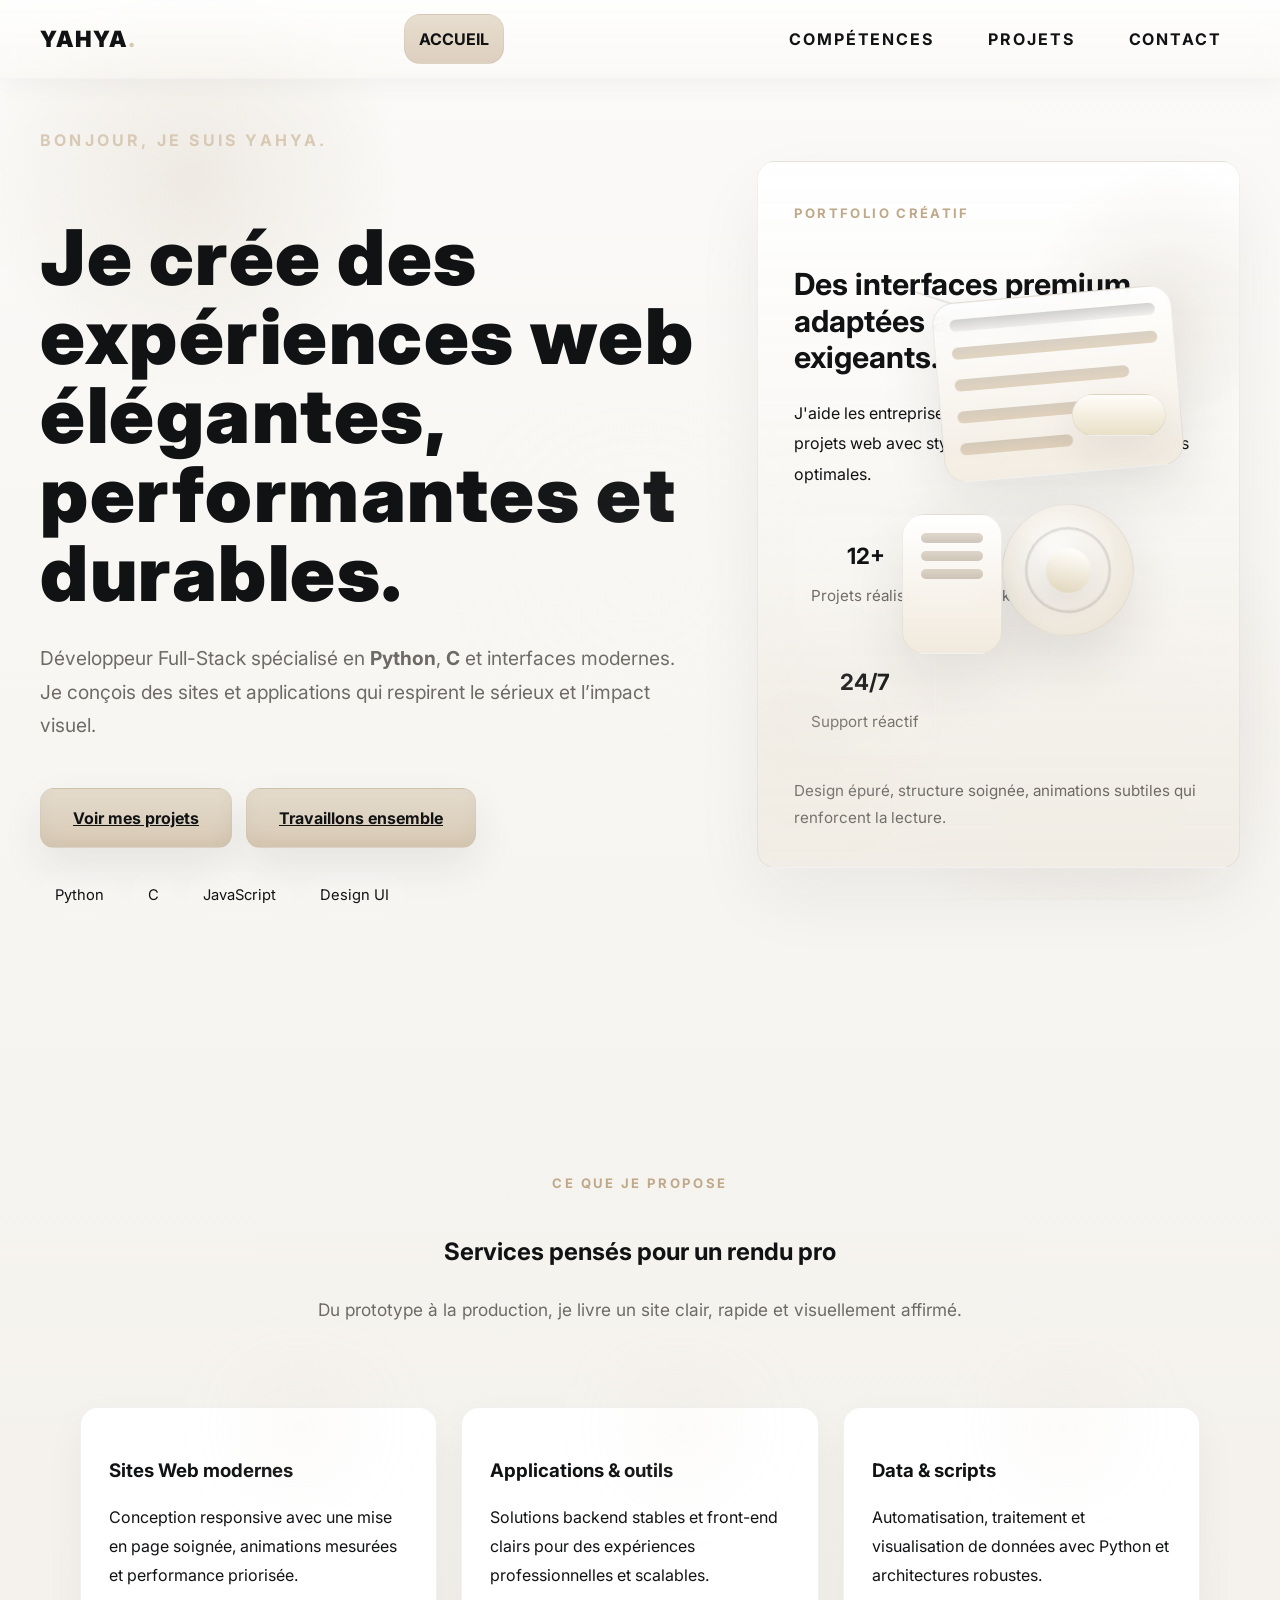
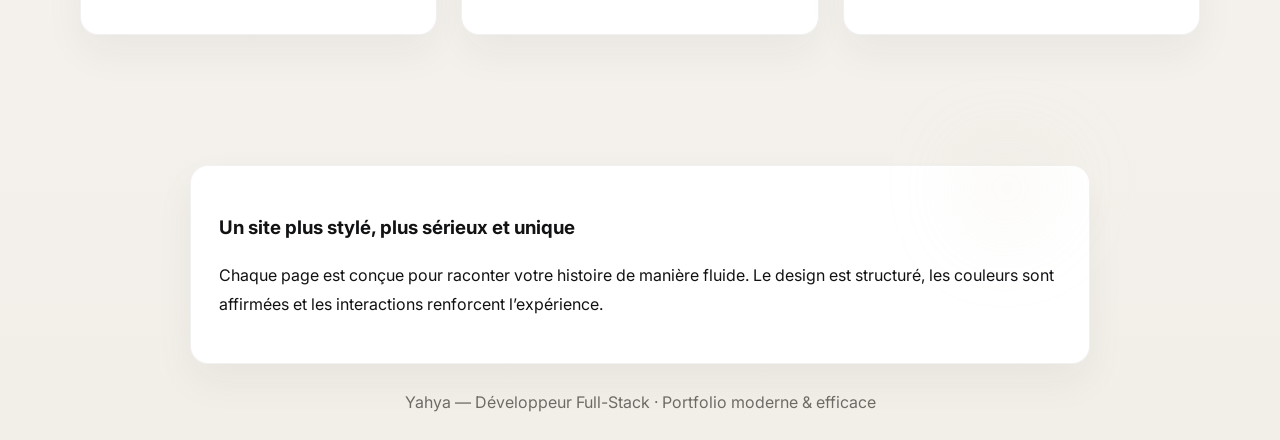
<file: index.html>
<!DOCTYPE html>
<html lang="fr">
<head>
    <meta charset="UTF-8">
    <meta name="viewport" content="width=device-width, initial-scale=1.0">
    <meta name="theme-color" content="#0b1530">
    <meta name="author" content="Yahya">
    <title>Yahya | Développeur Full-Stack</title>
    <meta name="description" content="Portfolio de Yahya, développeur full-stack spécialisé en Python, C et expériences web modernes.">
    <link rel="preconnect" href="https://fonts.googleapis.com">
    <link rel="preconnect" href="https://fonts.gstatic.com" crossorigin>
    <link href="https://fonts.googleapis.com/css2?family=Inter:wght@400;600;700;800&display=swap" rel="stylesheet">
    <link rel="stylesheet" href="style.css">
    <script src="script.js" defer></script>
</head>
<body class="page page-home">
    <div class="page-loader"></div>
    <header class="header">
        <nav class="navbar">
            <a href="index.html" class="brand">Yahya<span>.</span></a>
            <div class="nav-main">
                <a href="index.html" class="nav-home">Accueil</a>
                <button class="nav-toggle" aria-expanded="false" aria-controls="mobile-menu">Menu</button>
            </div>
            <div class="nav-links" id="mobile-menu">
                <a href="competences.html">Compétences</a>
                <a href="projet.html">Projets</a>
                <a href="contact.html">Contact</a>
            </div>
        </nav>
    </header>

    <main>
        <section class="hero-section">
            <div class="hero-grid">
                <div class="hero-copy reveal">
                    <p class="hero-tagline" data-text="Bonjour, je suis Yahya.">Bonjour, je suis Yahya.</p>
                    <h1 class="hero-title">Je crée des expériences web élégantes, performantes et durables.</h1>
                    <p class="hero-description">Développeur Full-Stack spécialisé en <strong>Python</strong>, <strong>C</strong> et interfaces modernes. Je conçois des sites et applications qui respirent le sérieux et l’impact visuel.</p>
                    <div class="hero-actions">
                        <a href="projet.html" class="btn-primary">Voir mes projets</a>
                        <a href="contact.html" class="btn-primary">Travaillons ensemble</a>
                    </div>
                    <div class="hero-badges">
                        <span>Python</span>
                        <span>C</span>
                        <span>JavaScript</span>
                        <span>Design UI</span>
                    </div>
                </div>
                <aside class="hero-panel reveal">
                    <div class="hero-panel-header">
                        <span class="panel-eyebrow">Portfolio Créatif</span>
                        <h2>Des interfaces premium adaptées aux clients exigeants.</h2>
                    </div>
                    <p class="panel-text">J'aide les entreprises et indépendants à délivrer des projets web avec style, organisation et performances optimales.</p>
                    <div class="panel-stats">
                        <div>
                            <strong>12+</strong>
                            <span>Projets réalisés</span>
                        </div>
                        <div>
                            <strong>3</strong>
                            <span>Stack maîtrisée</span>
                        </div>
                        <div>
                            <strong>24/7</strong>
                            <span>Support réactif</span>
                        </div>
                    </div>
                    <div class="panel-note">Design épuré, structure soignée, animations subtiles qui renforcent la lecture.</div>
                </aside>
            </div>
            <div class="hero-blob">
                <div class="sphere s1"></div>
                <div class="sphere s2"></div>
                <div class="sphere s3"></div>
                <div class="sphere s4"></div>
            </div>
            <div class="hero-figures" aria-hidden="true">
                <div class="hero-figure-line line-a"></div>
                <div class="hero-figure-line line-b"></div>
                <div class="figure figure-panel">
                    <div class="panel-top"></div>
                    <div class="panel-body">
                        <span></span>
                        <span></span>
                        <span></span>
                        <span></span>
                    </div>
                </div>
                <div class="figure figure-core">
                    <div class="core-ring"></div>
                    <div class="core-center"></div>
                </div>
                <div class="figure figure-code">
                    <div class="code-block">
                        <div></div>
                        <div></div>
                        <div></div>
                    </div>
                </div>
                <div class="figure figure-pill"></div>
            </div>
        </section>

        <section class="services-section">
            <div class="section-intro reveal">
                <p class="section-label">Ce que je propose</p>
                <h2>Services pensés pour un rendu pro</h2>
                <p class="section-description">Du prototype à la production, je livre un site clair, rapide et visuellement affirmé.</p>
            </div>
            <div class="services-grid">
                <article class="service-card reveal">
                    <h3>Sites Web modernes</h3>
                    <p>Conception responsive avec une mise en page soignée, animations mesurées et performance priorisée.</p>
                </article>
                <article class="service-card reveal">
                    <h3>Applications & outils</h3>
                    <p>Solutions backend stables et front-end clairs pour des expériences professionnelles et scalables.</p>
                </article>
                <article class="service-card reveal">
                    <h3>Data & scripts</h3>
                    <p>Automatisation, traitement et visualisation de données avec Python et architectures robustes.</p>
                </article>
            </div>
        </section>

        <section class="impact-section reveal">
            <div class="impact-card">
                <h3>Un site plus stylé, plus sérieux et unique</h3>
                <p>Chaque page est conçue pour raconter votre histoire de manière fluide. Le design est structuré, les couleurs sont affirmées et les interactions renforcent l’expérience.</p>
            </div>
        </section>
    </main>

    <footer class="site-footer reveal">
        <p>Yahya — Développeur Full-Stack · Portfolio moderne & efficace</p>
    </footer>
</body>
</html>
</file>
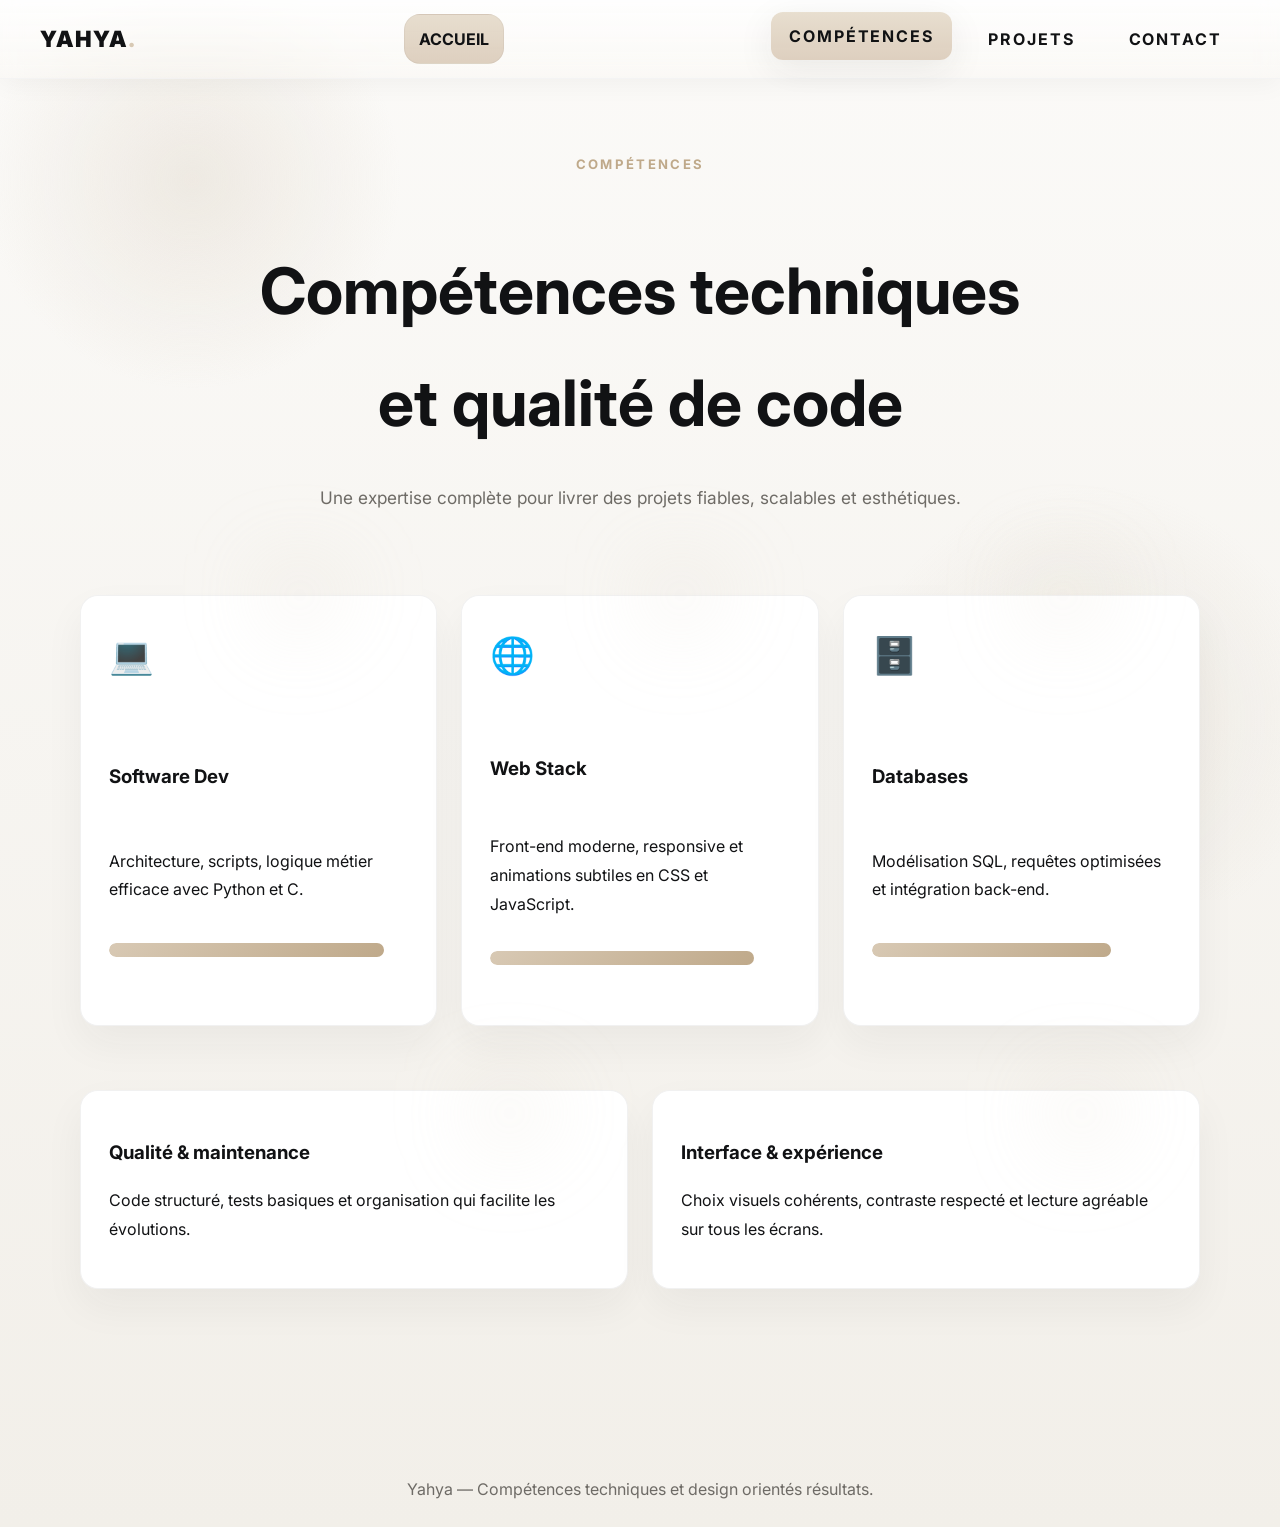
<file: competences.html>
<!DOCTYPE html>
<html lang="fr">
<head>
    <meta charset="UTF-8">
    <meta name="viewport" content="width=device-width, initial-scale=1.0">
    <meta name="theme-color" content="#0b1530">
    <meta name="author" content="Yahya">
    <title>Compétences | Yahya</title>
    <meta name="description" content="Compétences techniques de Yahya : développement back-end, front-end et bases de données.">
    <link rel="preconnect" href="https://fonts.googleapis.com">
    <link rel="preconnect" href="https://fonts.gstatic.com" crossorigin>
    <link href="https://fonts.googleapis.com/css2?family=Inter:wght@400;600;700;800&display=swap" rel="stylesheet">
    <link rel="stylesheet" href="style.css">
    <script src="script.js" defer></script>
</head>
<body class="page page-skills">
    <div class="page-loader"></div>
    <header class="header">
        <nav class="navbar">
            <a href="index.html" class="brand">Yahya<span>.</span></a>
            <div class="nav-main">
                <a href="index.html" class="nav-home">Accueil</a>
                <button class="nav-toggle" aria-expanded="false" aria-controls="mobile-menu">Menu</button>
            </div>
            <div class="nav-links" id="mobile-menu">
                <a href="competences.html">Compétences</a>
                <a href="projet.html">Projets</a>
                <a href="contact.html">Contact</a>
            </div>
        </nav>
    </header>
    <main class="skills-section">
        <div class="page-header reveal">
            <p class="section-label">Compétences</p>
            <h1 class="title">Compétences techniques et qualité de code</h1>
            <p class="page-subtitle">Une expertise complète pour livrer des projets fiables, scalables et esthétiques.</p>
        </div>
        <div class="skill-tabs reveal">
            <article class="skill-card">
                <span class="icon">💻</span>
                <h3>Software Dev</h3>
                <p>Architecture, scripts, logique métier efficace avec Python et C.</p>
                <div class="skill-bar"><span style="width: 92%"></span></div>
            </article>
            <article class="skill-card">
                <span class="icon">🌐</span>
                <h3>Web Stack</h3>
                <p>Front-end moderne, responsive et animations subtiles en CSS et JavaScript.</p>
                <div class="skill-bar"><span style="width: 88%"></span></div>
            </article>
            <article class="skill-card">
                <span class="icon">🗄️</span>
                <h3>Databases</h3>
                <p>Modélisation SQL, requêtes optimisées et intégration back-end.</p>
                <div class="skill-bar"><span style="width: 80%"></span></div>
            </article>
        </div>
        <div class="skill-details reveal">
            <div class="detail-card">
                <h3>Qualité & maintenance</h3>
                <p>Code structuré, tests basiques et organisation qui facilite les évolutions.</p>
            </div>
            <div class="detail-card">
                <h3>Interface & expérience</h3>
                <p>Choix visuels cohérents, contraste respecté et lecture agréable sur tous les écrans.</p>
            </div>
        </div>
    </main>
    <footer class="site-footer reveal">
        <p>Yahya — Compétences techniques et design orientés résultats.</p>
    </footer>
</body>
</html>
</file>
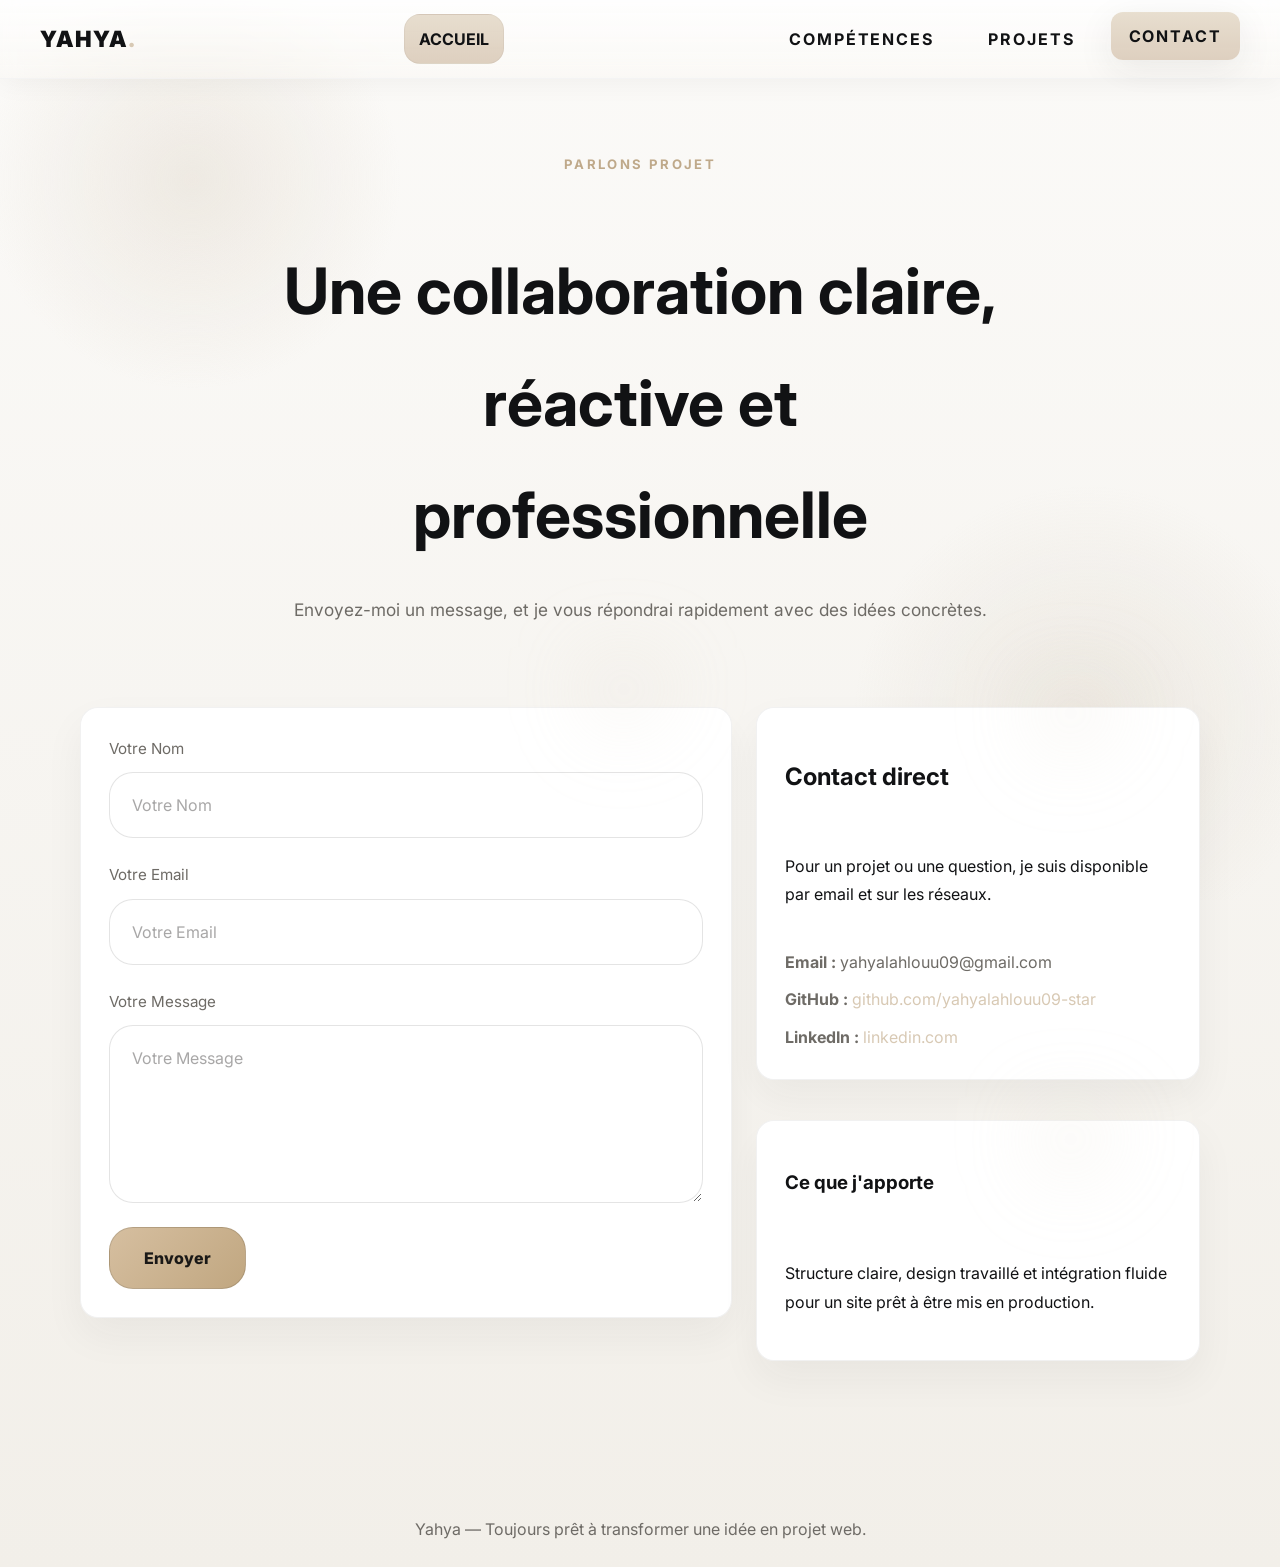
<file: contact.html>
<!DOCTYPE html>
<html lang="fr">
<head>
    <meta charset="UTF-8">
    <meta name="viewport" content="width=device-width, initial-scale=1.0">
    <meta name="theme-color" content="#0b1530">
    <meta name="author" content="Yahya">
    <title>Contact | Yahya</title>
    <meta name="description" content="Contactez Yahya pour collaborer sur votre prochain projet ou poser une question.">
    <link rel="preconnect" href="https://fonts.googleapis.com">
    <link rel="preconnect" href="https://fonts.gstatic.com" crossorigin>
    <link href="https://fonts.googleapis.com/css2?family=Inter:wght@400;600;700;800&display=swap" rel="stylesheet">
    <link rel="stylesheet" href="style.css">
    <script src="script.js" defer></script>
</head>
<body class="page page-contact">
    <div class="page-loader"></div>
    <header class="header">
        <nav class="navbar">
            <a href="index.html" class="brand">Yahya<span>.</span></a>
            <div class="nav-main">
                <a href="index.html" class="nav-home">Accueil</a>
                <button class="nav-toggle" aria-expanded="false" aria-controls="mobile-menu">Menu</button>
            </div>
            <div class="nav-links" id="mobile-menu">
                <a href="competences.html">Compétences</a>
                <a href="projet.html">Projets</a>
                <a href="contact.html">Contact</a>
            </div>
        </nav>
    </header>
    <main class="contact-section">
        <div class="page-header reveal">
            <p class="section-label">Parlons projet</p>
            <h1 class="title">Une collaboration claire, réactive et professionnelle</h1>
            <p class="page-subtitle">Envoyez-moi un message, et je vous répondrai rapidement avec des idées concrètes.</p>
        </div>
        <div class="contact-grid reveal">
            <form id="contact-form" class="contact-card">
                <div class="form-group">
                    <label>Votre Nom</label>
                    <input type="text" name="name" placeholder="Votre Nom" required>
                </div>
                <div class="form-group">
                    <label>Votre Email</label>
                    <input type="email" name="email" placeholder="Votre Email" required>
                </div>
                <div class="form-group">
                    <label>Votre Message</label>
                    <textarea name="message" rows="5" placeholder="Votre Message" required></textarea>
                </div>
                <button type="submit" class="submit-btn">Envoyer</button>
            </form>
            <aside class="contact-aside">
                <div class="contact-card contact-info">
                    <h2>Contact direct</h2>
                    <p>Pour un projet ou une question, je suis disponible par email et sur les réseaux.</p>
                    <ul>
                        <li><strong>Email :</strong> yahyalahlouu09@gmail.com</li>
                            <li><strong>GitHub :</strong> <a href="https://github.com/yahyalahlouu09-star" target="_blank">github.com/yahyalahlouu09-star</a></li>
                        <li><strong>LinkedIn :</strong> <a href="https://www.linkedin.com/in/yahya-lahlou-693971269" target="_blank">linkedin.com</a></li>
                    </ul>
                </div>
                <div class="contact-card contact-note">
                    <h3>Ce que j'apporte</h3>
                    <p>Structure claire, design travaillé et intégration fluide pour un site prêt à être mis en production.</p>
                </div>
            </aside>
        </div>
    </main>
    <footer class="site-footer reveal">
        <p>Yahya — Toujours prêt à transformer une idée en projet web.</p>
    </footer>
</body>
</html>
</file>
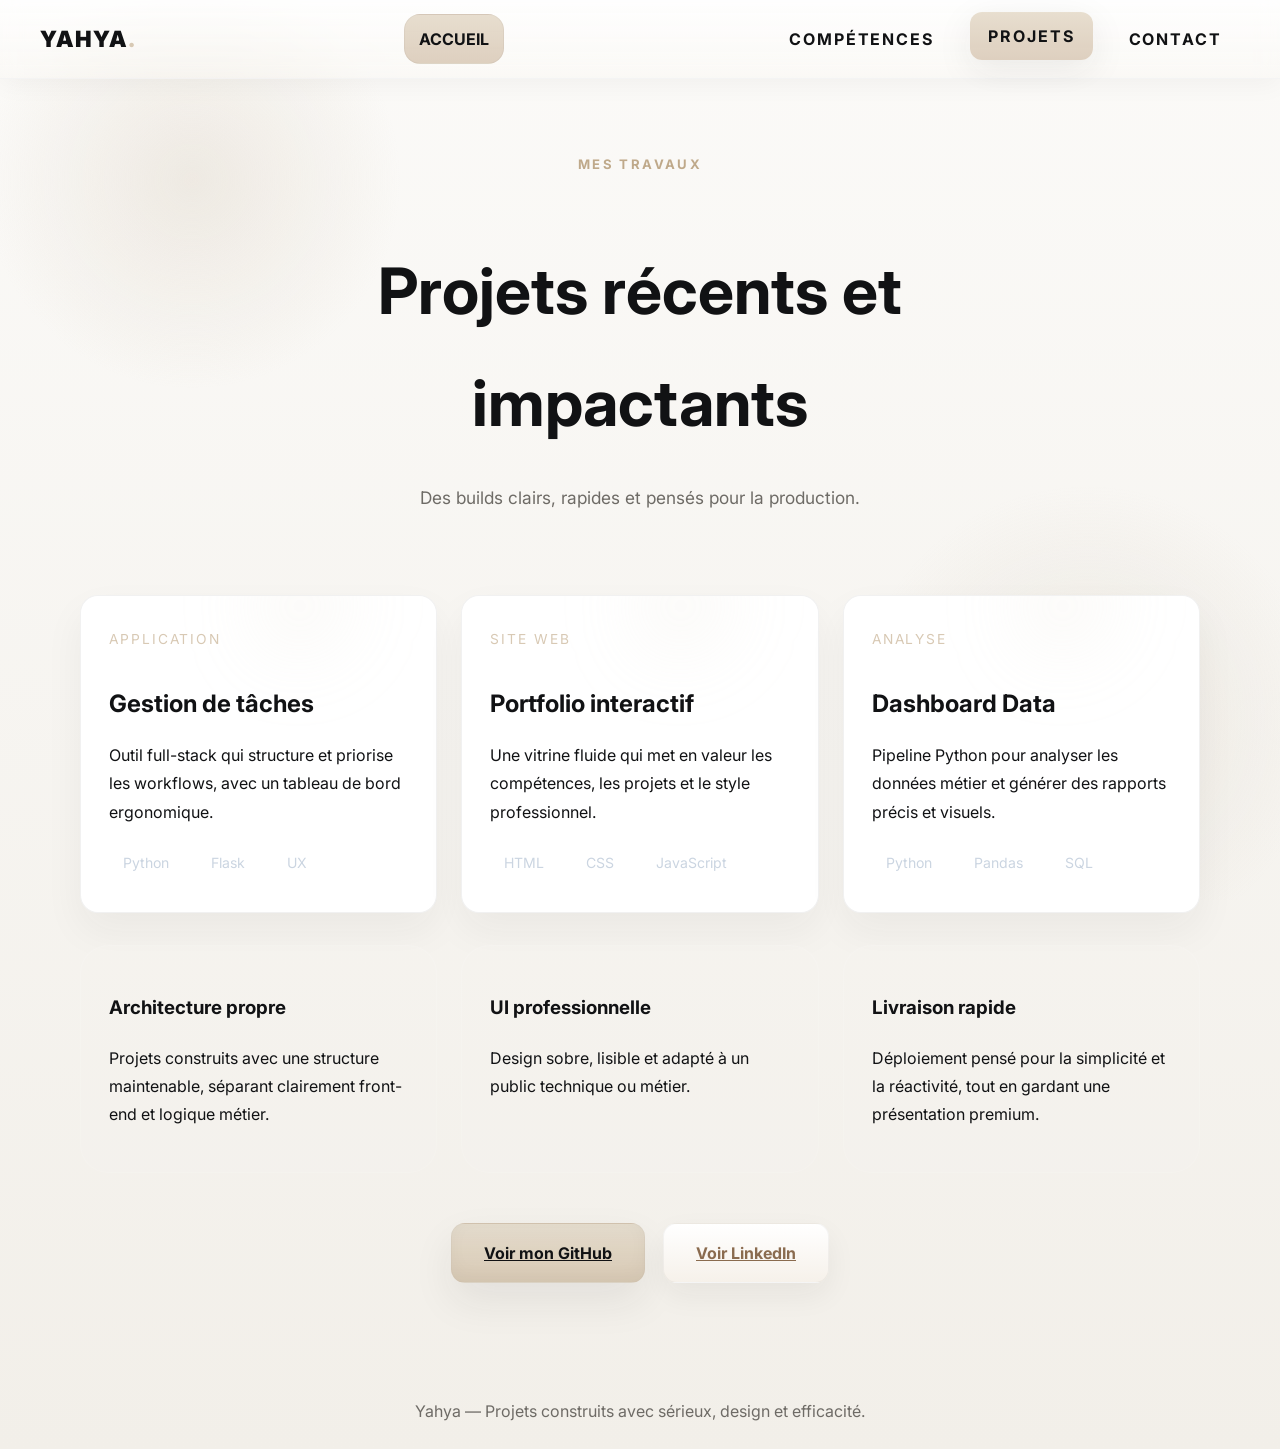
<file: projet.html>
<!DOCTYPE html>
<html lang="fr">
<head>
    <meta charset="UTF-8">
    <meta name="viewport" content="width=device-width, initial-scale=1.0">
    <meta name="theme-color" content="#0b1530">
    <meta name="author" content="Yahya">
    <title>Projets | Yahya</title>
    <meta name="description" content="Projets réalisés par Yahya, développeur full-stack avec des applications modernes et des expériences web soignées.">
    <link rel="preconnect" href="https://fonts.googleapis.com">
    <link rel="preconnect" href="https://fonts.gstatic.com" crossorigin>
    <link href="https://fonts.googleapis.com/css2?family=Inter:wght@400;600;700;800&display=swap" rel="stylesheet">
    <link rel="stylesheet" href="style.css">
    <script src="script.js" defer></script>
</head>
<body class="page page-projects">
    <div class="page-loader"></div>
    <header class="header">
        <nav class="navbar">
            <a href="index.html" class="brand">Yahya<span>.</span></a>
            <div class="nav-main">
                <a href="index.html" class="nav-home">Accueil</a>
                <button class="nav-toggle" aria-expanded="false" aria-controls="mobile-menu">Menu</button>
            </div>
            <div class="nav-links" id="mobile-menu">
                <a href="competences.html">Compétences</a>
                <a href="projet.html">Projets</a>
                <a href="contact.html">Contact</a>
            </div>
        </nav>
    </header>
    <main class="projects-section">
        <div class="page-header reveal">
            <p class="section-label">Mes travaux</p>
            <h1>Projets récents et impactants</h1>
            <p class="page-subtitle">Des builds clairs, rapides et pensés pour la production.</p>
        </div>
        <div class="projects-grid">
            <article class="project-card reveal">
                <span class="project-eyebrow">Application</span>
                <h2>Gestion de tâches</h2>
                <p>Outil full-stack qui structure et priorise les workflows, avec un tableau de bord ergonomique.</p>
                <div class="project-tags"><span>Python</span><span>Flask</span><span>UX</span></div>
            </article>
            <article class="project-card reveal">
                <span class="project-eyebrow">Site web</span>
                <h2>Portfolio interactif</h2>
                <p>Une vitrine fluide qui met en valeur les compétences, les projets et le style professionnel.</p>
                <div class="project-tags"><span>HTML</span><span>CSS</span><span>JavaScript</span></div>
            </article>
            <article class="project-card reveal">
                <span class="project-eyebrow">Analyse</span>
                <h2>Dashboard Data</h2>
                <p>Pipeline Python pour analyser les données métier et générer des rapports précis et visuels.</p>
                <div class="project-tags"><span>Python</span><span>Pandas</span><span>SQL</span></div>
            </article>
        </div>
        <section class="project-highlights reveal">
            <div class="highlight-box">
                <h3>Architecture propre</h3>
                <p>Projets construits avec une structure maintenable, séparant clairement front-end et logique métier.</p>
            </div>
            <div class="highlight-box">
                <h3>UI professionnelle</h3>
                <p>Design sobre, lisible et adapté à un public technique ou métier.</p>
            </div>
            <div class="highlight-box">
                <h3>Livraison rapide</h3>
                <p>Déploiement pensé pour la simplicité et la réactivité, tout en gardant une présentation premium.</p>
            </div>
        </section>
        <div class="project-actions reveal">
            <a href="https://github.com/yahyalahlouu09-star" target="_blank" class="btn-primary">Voir mon GitHub</a>
            <a href="https://www.linkedin.com/in/yahya-lahlou-693971269" target="_blank" class="btn-secondary">Voir LinkedIn</a>
        </div>
    </main>
    <footer class="site-footer reveal">
        <p>Yahya — Projets construits avec sérieux, design et efficacité.</p>
    </footer>
</body>
</html>
</file>
<file: style.css>
/* Global variables and reset */
:root {
    color-scheme: dark;
    --bg: #f6f5f2;
    --surface: #ffffff;
    --surface-soft: rgba(240, 236, 228, 0.9);
    --surface-strong: rgba(225, 216, 200, 0.9);
    --primary: #d8c9b4; /* warm beige */
    --secondary: #bfa98a; /* deeper beige */
    --accent: #8a6b4f; /* accent brown */
    --text: #111214; /* dark corporate text */
    --muted: #6e6b66;
    --border: rgba(16, 18, 19, 0.06);
    --shadow: 0 28px 70px rgba(38, 36, 34, 0.08);
}

* {
    box-sizing: border-box;
}

html {
    scroll-behavior: smooth;
}

body {
    margin: 0;
    min-height: 100vh;
    font-family: 'Inter', -apple-system, BlinkMacSystemFont, 'Segoe UI', Roboto, sans-serif;
    background: linear-gradient(180deg, #fbfaf8 0%, #f2efe9 100%);
    color: var(--text);
    line-height: 1.75;
    overflow-x: hidden;
}

body::before {
    content: '';
    position: fixed;
    inset: 0;
    pointer-events: none;
    background: radial-gradient(circle at 15% 20%, rgba(217,206,190,0.35), transparent 16%),
                radial-gradient(circle at 85% 80%, rgba(210,200,184,0.28), transparent 18%);
}

body.loaded .page-loader {
    opacity: 0;
    pointer-events: none;
}

button,
input,
textarea {
    font: inherit;
}

main {
    padding-top: 110px;
}

img {
    max-width: 100%;
    display: block;
}

/* Header and navigation */
.header {
    position: fixed;
    inset: 0 0 auto 0;
    z-index: 1000;
    padding: 14px 28px;
    backdrop-filter: blur(10px) saturate(120%);
    background: linear-gradient(180deg, rgba(255,255,255,0.78), rgba(250,248,244,0.45));
    border-bottom: 1px solid rgba(16,16,16,0.04);
    box-shadow: 0 6px 24px rgba(38,36,34,0.04);
}

.navbar {
    display: flex;
    justify-content: space-between;
    align-items: center;
    gap: 16px;
    max-width: 1200px;
    margin: 0 auto;
}

.nav-main {
    display: flex;
    align-items: center;
    gap: 16px;
}

.nav-toggle {
    display: none;
    border: 1px solid rgba(16,16,16,0.06);
    background: linear-gradient(180deg, #fff, #f6f1ea);
    color: var(--text);
    border-radius: 14px;
    padding: 10px 16px;
    font-weight: 800;
    cursor: pointer;
    transition: transform 0.2s ease, box-shadow 0.2s ease;
}

.nav-toggle:hover,
.nav-toggle:focus-visible {
    transform: translateY(-2px);
    box-shadow: 0 10px 30px rgba(38,36,34,0.06);
}

.brand {
    color: var(--text);
    text-decoration: none;
    font-size: 1.4rem;
    font-weight: 900;
    letter-spacing: 0.06em;
    text-transform: uppercase;
}

.brand span {
    color: var(--primary);
}

.nav-home {
    display: inline-flex;
    padding: 10px 14px;
    background: linear-gradient(180deg, rgba(230,220,204,0.95), rgba(220,205,188,0.95));
    border: 1px solid rgba(16,16,16,0.04);
    border-radius: 16px;
    color: var(--text);
    font-weight: 700;
    text-decoration: none;
    text-transform: uppercase;
}

.nav-links {
    display: flex;
    gap: 18px;
    flex-wrap: wrap;
    justify-content: center;
}

.nav-links a {
    color: var(--text);
    text-decoration: none;
    padding: 10px 18px;
    border-radius: 12px;
    transition: background 0.28s cubic-bezier(.2,.9,.2,1), color 0.28s ease, transform 0.25s ease;
    font-weight: 700;
    letter-spacing: 0.12em;
    text-transform: uppercase;
}

.nav-links a:hover,
.nav-links a.active {
    background: linear-gradient(180deg, rgba(230,220,204,0.95), rgba(220,205,188,0.95));
    color: var(--text);
    transform: translateY(-3px);
    box-shadow: 0 10px 36px rgba(38,36,34,0.08), 0 1px 0 rgba(255,255,255,0.02) inset;
}

/* Page loader */
.page-loader {
    position: fixed;
    inset: 0;
    z-index: 2000;
    background: radial-gradient(circle at top, rgba(105, 242, 255, 0.18), transparent 35%), var(--bg);
    transition: opacity 0.8s ease;
}

/* Reveal animations */
.reveal {
    opacity: 0;
    transform: translateY(24px);
    transition: opacity 0.8s ease, transform 0.8s ease;
}

.reveal.visible {
    opacity: 1;
    transform: translateY(0);
}

/* Hero blob animation */
.hero-blob {
    position: absolute;
    bottom: -6%;
    right: -6%;
    width: 520px;
    height: 520px;
    pointer-events: none;
    z-index: 1;
}

.hero-blob .sphere {
    position: absolute;
    border-radius: 50%;
    filter: drop-shadow(0 30px 40px rgba(20,20,20,0.12));
    transform-style: preserve-3d;
}

.hero-figures {
    position: absolute;
    top: 18%;
    right: 8%;
    width: 460px;
    height: 420px;
    pointer-events: none;
    z-index: 0;
}

.hero-figure-line {
    position: absolute;
    width: 160px;
    height: 2px;
    background: linear-gradient(90deg, rgba(16,16,16,0.12), rgba(16,16,16,0));
    border-radius: 999px;
}

.hero-figure-line.line-a {
    top: 38px;
    right: 118px;
    transform: rotate(18deg);
}

.hero-figure-line.line-b {
    top: 170px;
    right: 44px;
    transform: rotate(-16deg);
}

.figure {
    position: absolute;
    border-radius: 22px;
    background: linear-gradient(180deg, rgba(255,255,255,0.94), rgba(243,236,225,0.95));
    box-shadow: 0 24px 60px rgba(38,36,34,0.1);
    border: 1px solid rgba(16,16,16,0.06);
    backdrop-filter: blur(12px);
    overflow: hidden;
}

.figure-panel {
    width: 240px;
    height: 180px;
    right: 0;
    top: 20px;
    transform: rotate(-5deg);
}

.panel-top {
    position: absolute;
    left: 16px;
    right: 16px;
    top: 16px;
    height: 12px;
    border-radius: 999px;
    background: linear-gradient(180deg, rgba(16,16,16,0.18), rgba(16,16,16,0.06));
}

.panel-body {
    position: absolute;
    left: 16px;
    right: 16px;
    top: 44px;
    bottom: 16px;
    display: grid;
    gap: 10px;
}

.panel-body span {
    display: block;
    height: 12px;
    border-radius: 999px;
    background: linear-gradient(180deg, rgba(150,130,100,0.35), rgba(200,175,140,0.5));
}

.panel-body span:nth-child(2) {
    width: 85%;
}

.panel-body span:nth-child(3) {
    width: 70%;
}

.panel-body span:nth-child(4) {
    width: 55%;
}

.figure-core {
    width: 132px;
    height: 132px;
    right: 44px;
    top: 230px;
    transform: rotate(12deg);
    border-radius: 50%;
    background: radial-gradient(circle at 40% 40%, rgba(255,255,255,0.95), rgba(229,219,201,0.96));
    box-shadow: 0 24px 60px rgba(38,36,34,0.12);
    display: grid;
    place-items: center;
}

.core-ring {
    position: absolute;
    inset: 22px;
    border: 2px solid rgba(16,16,16,0.12);
    border-radius: 50%;
    box-shadow: inset 0 0 0 1px rgba(16,16,16,0.05);
}

.core-center {
    width: 45px;
    height: 45px;
    border-radius: 50%;
    background: linear-gradient(180deg, rgba(255,254,251,0.96), rgba(225,213,187,0.9));
    box-shadow: 0 10px 30px rgba(38,36,34,0.12);
}

.figure-code {
    width: 100px;
    height: 140px;
    right: 176px;
    top: 240px;
    padding: 18px;
    background: linear-gradient(180deg, rgba(255,255,255,0.96), rgba(241,233,220,0.97));
}

.code-block {
    display: grid;
    gap: 8px;
}

.code-block div {
    width: 100%;
    height: 10px;
    border-radius: 999px;
    background: linear-gradient(180deg, rgba(150,130,100,0.3), rgba(140,120,95,0.4));
}

.figure-pill {
    width: 94px;
    height: 42px;
    right: 12px;
    top: 120px;
    border-radius: 999px;
    background: linear-gradient(180deg, #fffdf9, #eae0c8);
    border: 1px solid rgba(16,16,16,0.06);
    box-shadow: 0 16px 40px rgba(38,36,34,0.08);
}

.hero-section::after {
    content: '';
    position: absolute;
    inset: 0;
    background: radial-gradient(circle at 50% 50%, rgba(255, 255, 255, 0.05), transparent 25%);
    pointer-events: none;
}

/* Toast notifications */
.toast-message {
    position: fixed;
    bottom: 30px;
    left: 50%;
    transform: translateX(-50%) translateY(120px);
    background: rgba(18, 25, 58, 0.95);
    border: 1px solid rgba(125, 211, 252, 0.35);
    color: var(--text);
    padding: 16px 24px;
    border-radius: 12px;
    box-shadow: 0 20px 50px rgba(0, 0, 0, 0.4);
    backdrop-filter: blur(12px);
    z-index: 3000;
    font-size: 0.95rem;
    transition: transform 0.3s cubic-bezier(0.34, 1.56, 0.64, 1);
    pointer-events: auto;
}

.toast-message.visible {
    transform: translateX(-50%) translateY(0);
}

/* Hero section */
.hero-section {
    min-height: calc(100vh - 110px);
    display: flex;
    align-items: center;
    justify-content: center;
    padding: 0 20px 100px;
    position: relative;
    overflow: hidden;
}

.hero-grid {
    display: grid;
    grid-template-columns: 1.4fr 1fr;
    gap: 40px;
    align-items: center;
    width: 100%;
    max-width: 1200px;
}

.hero-copy {
    max-width: 660px;
}

.hero-tagline {
    color: var(--primary);
    font-weight: 700;
    font-size: 1rem;
    margin-bottom: 1.4rem;
    text-transform: uppercase;
    letter-spacing: 0.2em;
}

.hero-title {
    font-size: clamp(3.2rem, 6vw, 5rem);
    line-height: 1.03;
    margin-bottom: 1.8rem;
    font-weight: 900;
    letter-spacing: 0.02em;
    color: var(--text);
}

.hero-description {
    font-size: 1.2rem;
    color: var(--muted);
    margin-bottom: 2.8rem;
    max-width: 700px;
}

.hero-actions {
    display: flex;
    gap: 18px;
    flex-wrap: wrap;
    margin-bottom: 24px;
}

.btn-primary,
.btn-secondary {
    display: inline-flex;
    align-items: center;
    justify-content: center;
    border-radius: 14px;
    padding: 15px 32px;
    font-weight: 700;
    transition: transform 0.3s ease, box-shadow 0.3s ease, background 0.3s ease;
}

.btn-primary {
    background: linear-gradient(180deg, var(--surface-strong), var(--primary));
    color: var(--text);
    border: 1px solid rgba(16,16,16,0.04);
    box-shadow: 0 18px 42px rgba(38,36,34,0.08), inset 0 -6px 18px rgba(0,0,0,0.03);
}

.btn-secondary {
    background: linear-gradient(180deg, #ffffff, #f6f1ea);
    color: var(--accent);
    border: 1px solid rgba(16,16,16,0.04);
    box-shadow: 0 12px 30px rgba(38,36,34,0.06);
}

.btn-primary:hover,
.btn-secondary:hover {
    transform: translateY(-4px) scale(1.02);
    box-shadow: 0 30px 80px rgba(38,36,34,0.12), 0 0 26px rgba(200,180,150,0.06) inset;
}

.hero-badges {
    display: inline-flex;
    flex-wrap: wrap;
    gap: 10px;
}

.hero-badges span {
    background: rgba(255, 255, 255, 0.06);
    border: 1px solid rgba(255, 255, 255, 0.1);
    border-radius: 999px;
    padding: 10px 14px;
    color: var(--text);
    font-size: 0.92rem;
}

.hero-panel {
    background: linear-gradient(180deg, var(--surface), var(--surface-soft));
    border: 1px solid var(--border);
    border-radius: 18px;
    padding: 36px;
    box-shadow: 0 30px 70px rgba(38,36,34,0.06);
    position: relative;
    overflow: visible;
}

.hero-panel::before {
    content: '';
    position: absolute;
    inset: 0;
    background: radial-gradient(circle at 85% 20%, rgba(210,200,184,0.28), transparent 20%),
                radial-gradient(circle at 10% 80%, rgba(225,216,200,0.18), transparent 22%);
    pointer-events: none;
}

.hero-panel h2 {
    position: relative;
    z-index: 1;
    color: var(--text);
}

.hero-panel-header {
    margin-bottom: 22px;
}

.hero-panel .panel-note {
    color: var(--muted);
}

.panel-eyebrow {
    display: inline-flex;
    color: var(--secondary);
    font-weight: 700;
    margin-bottom: 16px;
    text-transform: uppercase;
    letter-spacing: 0.18em;
    font-size: 0.82rem;
}

.hero-panel h2 {
    font-size: 1.9rem;
    margin-bottom: 16px;
    line-height: 1.2;
}

.panel-text {
    color: var(--text);
    line-height: 1.9;
    margin-bottom: 28px;
}

.panel-stats {
    display: grid;
    grid-template-columns: repeat(3, minmax(100px, 1fr));
    gap: 18px;
    margin-bottom: 22px;
}

.panel-stats div {
    background: rgba(255, 255, 255, 0.06);
    border: 1px solid rgba(255, 255, 255, 0.08);
    border-radius: 20px;
    padding: 18px 16px;
    text-align: center;
}

.panel-stats strong {
    display: block;
    font-size: 1.4rem;
    color: var(--text);
    margin-bottom: 6px;
}

.panel-stats span {
    color: var(--muted);
    font-size: 0.95rem;
}

.panel-note {
    color: var(--muted);
    font-size: 0.95rem;
    line-height: 1.8;
}

.services-section,
.projects-section,
.skills-section,
.contact-section {
    padding: 140px 20px 90px;
    max-width: 1160px;
    margin: 0 auto;
}

.section-intro,
.page-header {
    max-width: 760px;
    margin: 0 auto 80px;
    text-align: center;
}

.section-label {
    display: inline-flex;
    color: var(--secondary);
    font-weight: 700;
    margin-bottom: 16px;
    text-transform: uppercase;
    letter-spacing: 0.18em;
    font-size: 0.82rem;
}

.page-header h1,
.title {
    font-size: clamp(2.6rem, 5vw, 4.2rem);
    margin-bottom: 22px;
}

.page-subtitle,
.section-description {
    color: var(--muted);
    font-size: 1.08rem;
    line-height: 1.95;
}

.services-grid,
.projects-grid,
.skill-tabs,
.project-highlights,
.contact-grid,
.skill-details {
    display: grid;
    gap: 24px;
}

.services-grid,
.projects-grid,
.project-highlights,
.skill-tabs {
    grid-template-columns: repeat(3, minmax(240px, 1fr));
}

.hero-actions,
.hero-badges,
.panel-stats,
.social-links,
.project-tags {
    display: flex;
    flex-wrap: wrap;
    gap: 14px;
}

.service-card,
.project-card,
.skill-card,
.detail-card,
.contact-card,
.impact-card {
    background: var(--surface);
    border: 1px solid var(--border);
    border-radius: 18px;
    padding: 28px;
    transition: transform 0.28s ease, box-shadow 0.28s ease;
    margin-bottom: 2.5rem;
    box-shadow: 0 18px 40px rgba(38,36,34,0.05);
    position: relative;
    overflow: visible;
}

.service-card::before,
.project-card::before,
.skill-card::before,
.detail-card::before,
.contact-card::before,
.impact-card::before {
    content: '';
    position: absolute;
    inset: -10% -10% auto auto;
    width: 220px;
    height: 120px;
    background: radial-gradient(circle at 20% 30%, rgba(225,216,200,0.22), transparent 40%);
    filter: blur(36px);
    pointer-events: none;
}

.service-card:hover,
.project-card:hover,
.skill-card:hover,
.detail-card:hover,
.contact-card:hover,
.impact-card:hover {
    transform: translateY(-8px);
    box-shadow: 0 28px 80px rgba(38,36,34,0.08);
}

.service-card h3,
.project-card h2,
.skill-card h3,
.detail-card h3,
.contact-card h2,
.impact-card h3 {
    margin-bottom: 14px;
}

.service-card p,
.project-card p,
.skill-card p,
.detail-card p,
.contact-card p,
.impact-card p {
    color: var(--text);
    line-height: 1.8;
}

.project-card {
    margin-bottom: 2rem;
    position: relative;
    overflow: hidden;
}

.project-eyebrow {
    display: inline-flex;
    color: var(--primary);
    font-size: 0.86rem;
    text-transform: uppercase;
    letter-spacing: 0.14em;
    margin-bottom: 12px;
}

.project-tags span {
    background: rgba(255, 255, 255, 0.08);
    color: #cbd5e1;
    border-radius: 999px;
    padding: 8px 14px;
    font-size: 0.88rem;
}

.project-actions {
    margin-top: 50px;
    display: flex;
    justify-content: center;
    flex-wrap: wrap;
    gap: 18px;
}

.skill-tabs {
    margin-bottom: 2rem;
    grid-template-columns: repeat(3, minmax(260px, 1fr));
}

.skill-card {
    margin-bottom: 2rem;
    display: grid;
    gap: 16px;
}

.skill-card .icon {
    margin-bottom: 2rem;
    font-size: 2.25rem;
}

.skill-bar {
    margin-bottom: 2rem;
    background: rgba(255, 255, 255, 0.08);
    border-radius: 999px;
    overflow: hidden;
    height: 14px;
}

.skill-bar span {
    margin-bottom: 2rem;
    display: block;
    height: 100%;
    border-radius: 999px;
    background: linear-gradient(135deg, var(--primary), var(--secondary));
}

.skill-details {
    margin-bottom: 2rem;
    grid-template-columns: repeat(2, minmax(240px, 1fr));
}

.contact-grid {
    grid-template-columns: 1.25fr 0.85fr;
    align-items: start;
}

.contact-card {
    display: flex;
    flex-direction: column;
    gap: 24px;
}

.contact-card h2,
.contact-card h3 {
    color: var(--text);
}

.contact-card ul {
    list-style: none;
    padding-left: 0;
    margin: 0;
    display: grid;
    gap: 10px;
}

.contact-card ul li {
    color: var(--muted);
    line-height: 1.7;
}

.contact-card ul a {
    color: var(--primary);
    text-decoration: none;
}

.contact-card ul a:hover {
    text-decoration: underline;
}

.form-group {
    display: grid;
    gap: 10px;
}

.form-group label {
    color: var(--muted);
    font-size: 0.95rem;
}

.contact-form input,
.contact-form textarea,
#contact-form input,
#contact-form textarea {
    background: rgba(255, 255, 255, 0.98);
    border: 1px solid rgba(38, 36, 34, 0.12);
    border-radius: 24px;
    padding: 18px 22px;
    color: rgba(16, 16, 16, 0.95);
    outline: none;
    transition: border-color 0.25s ease, background 0.25s ease, box-shadow 0.25s ease, transform 0.25s ease;
    box-shadow: inset 0 0 0 1px rgba(255,255,255,0.7);
}

.contact-form input::placeholder,
.contact-form textarea::placeholder,
#contact-form input::placeholder,
#contact-form textarea::placeholder {
    color: rgba(38, 36, 34, 0.4);
}

.contact-form input:focus,
.contact-form textarea:focus,
#contact-form input:focus,
#contact-form textarea:focus {
    border-color: rgba(150, 130, 100, 0.8);
    background: rgba(255, 255, 255, 1);
    box-shadow: 0 0 0 4px rgba(181, 163, 132, 0.16);
    transform: translateY(-1px);
}

.submit-btn {
    width: fit-content;
    background: linear-gradient(135deg, rgba(212, 188, 156, 0.96), rgba(190, 163, 123, 0.96));
    color: rgba(16, 16, 16, 0.95);
    border: 1px solid rgba(38, 36, 34, 0.14);
    padding: 16px 34px;
    border-radius: 24px;
    font-weight: 800;
    cursor: pointer;
    transition: transform 0.25s ease, box-shadow 0.25s ease, border-color 0.25s ease;
}

.submit-btn:hover {
    transform: translateY(-4px) scale(1.02);
    box-shadow: 0 20px 42px rgba(38, 36, 34, 0.18);
    border-color: rgba(38, 36, 34, 0.22);
}

.submit-btn:active {
    transform: translateY(-1px);
    box-shadow: 0 14px 26px rgba(38, 36, 34, 0.14);
}

.impact-element,
.highlight-box {
    background: rgba(255, 255, 255, 0.05);
    border: 1px solid rgba(255, 255, 255, 0.1);
    border-radius: 28px;
    padding: 28px;
}

.impact-card {
    max-width: 900px;
    margin: 0 auto;
}

.site-footer {
    padding: 24px 20px;
    text-align: center;
    color: var(--muted);
}

.site-footer p {
    margin: 0;
}

.form-success {
    margin: 24px 0 0;
    padding: 18px 22px;
    border-radius: 24px;
    background: rgba(56, 103, 214, 0.14);
    border: 1px solid rgba(125, 211, 252, 0.22);
    color: var(--text);
    font-weight: 600;
    text-align: center;
}

.form-success[hidden] {
    display: none;
}

@media (max-width: 980px) {
    .hero-grid,
    .contact-grid,
    .skill-details {
        grid-template-columns: 1fr;
    }

    .services-grid,
    .projects-grid,
    .skill-tabs,
    .project-highlights {
        grid-template-columns: 1fr;
    }
}

@media (max-width: 720px) {
    .header {
        padding: 16px 18px;
    }

    .navbar {
        flex-direction: column;
        gap: 12px;
        align-items: center;
    }

    .nav-main {
        width: 100%;
        display: flex;
        justify-content: space-between;
        align-items: center;
        gap: 12px;
    }

    .nav-toggle {
        display: inline-flex;
    }

    .nav-links {
        display: none;
        width: 100%;
        flex-direction: column;
        gap: 10px;
        justify-content: center;
        align-items: stretch;
        margin-top: 8px;
        padding: 14px;
        background: linear-gradient(180deg, #fff, #f6f1ea);
        border: 1px solid rgba(16,16,16,0.04);
        border-radius: 22px;
    }

    .nav-links.active {
        display: flex;
    }

    .nav-links a {
        width: 100%;
        text-align: center;
        padding: 14px 16px;
        background: linear-gradient(180deg, rgba(230,220,204,0.9), rgba(220,205,188,0.9));
        border: 1px solid rgba(16,16,16,0.04);
        border-radius: 16px;
        color: var(--text);
        font-weight: 700;
    }

    .nav-links a:hover,
    .nav-links a.active {
        background: linear-gradient(180deg, rgba(230,220,204,0.98), rgba(220,205,188,0.98));
        border-color: rgba(16,16,16,0.06);
        transform: none;
    }

    .nav-home {
        display: inline-flex;
        padding: 14px 18px;
        background: linear-gradient(180deg, rgba(230,220,204,0.95), rgba(220,205,188,0.95));
        border: 1px solid rgba(16,16,16,0.04);
        border-radius: 16px;
        color: var(--text);
        font-weight: 700;
        text-decoration: none;
        text-align: center;
    }

    main {
        padding-top: 90px;
    }

    .hero-title {
        font-size: 2.5rem;
    }

    .hero-description,
    .page-subtitle,
    .section-description {
        font-size: 1rem;
    }

    .hero-panel,
    .contact-card,
    .service-card,
    .project-card,
    .skill-card,
    .detail-card {
        padding: 24px;
    }
}
</file>
